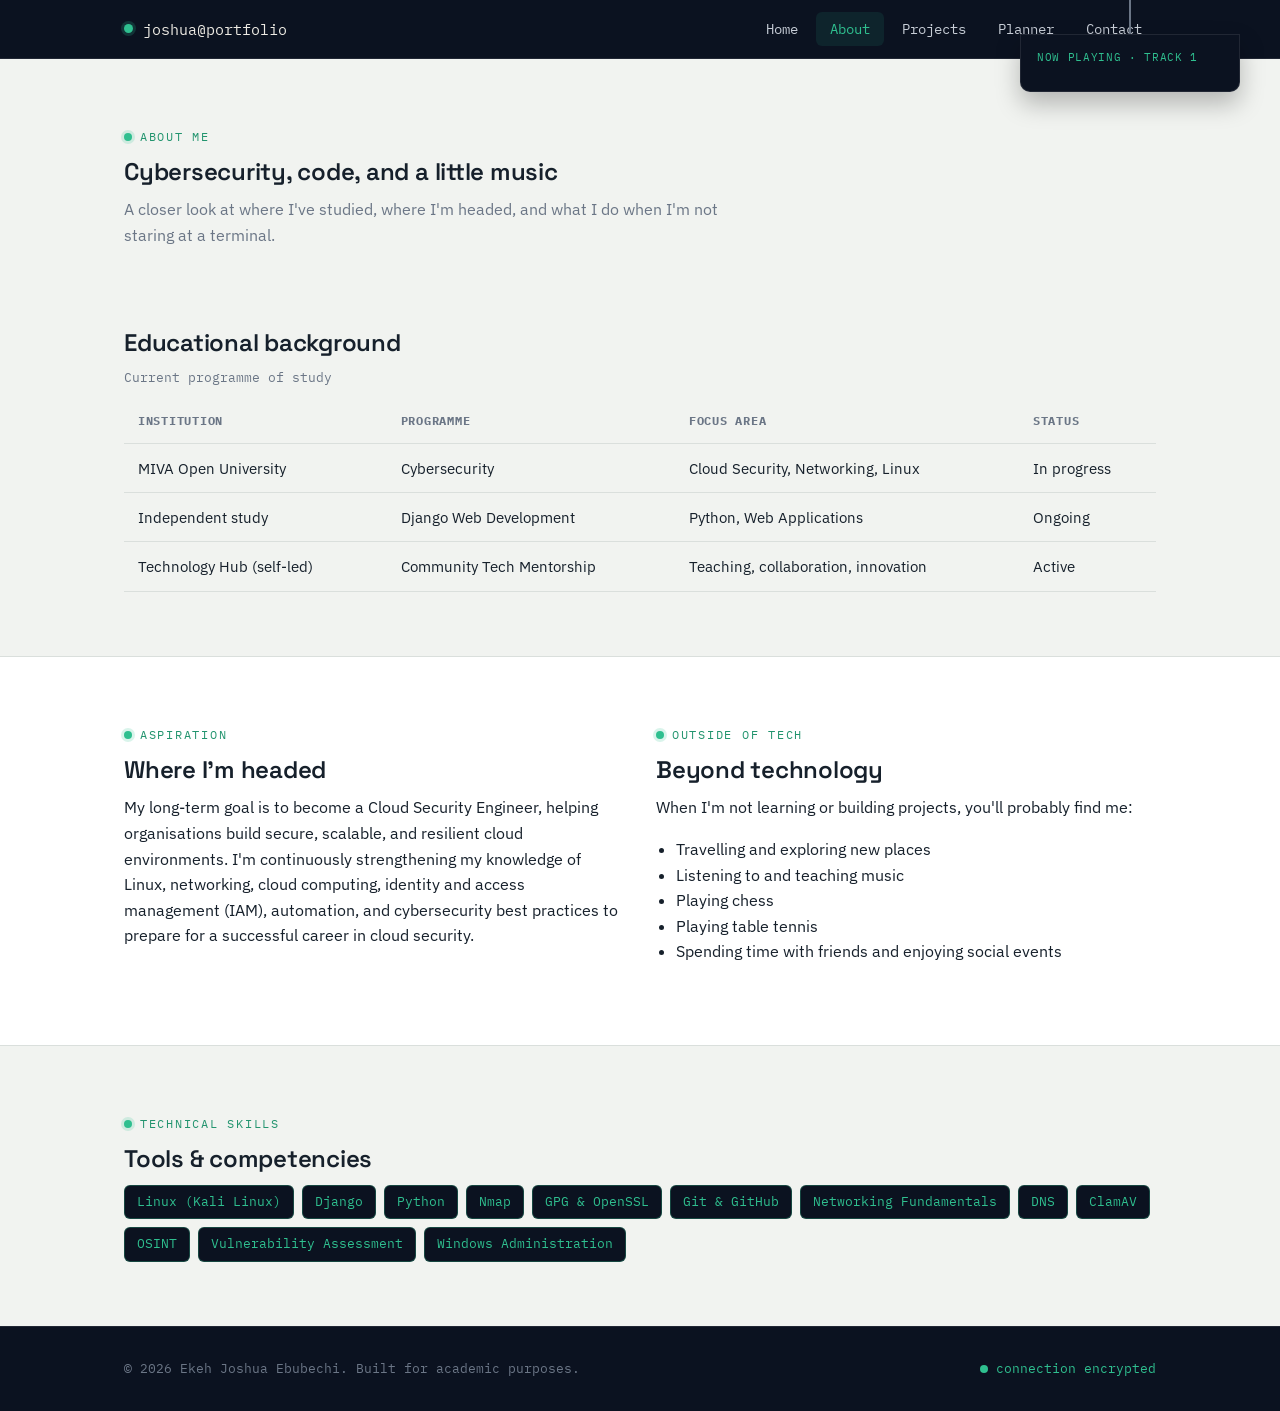
<file: about.html>
<!DOCTYPE html>
<html lang="en">
<head>
<meta charset="UTF-8">
<meta name="viewport" content="width=device-width, initial-scale=1.0">
<title>About Me — Ekeh Joshua Ebubechi</title>
<meta name="description" content="Educational background, career aspirations, technical skills and hobbies of Ekeh Joshua Ebubechi.">
<link rel="stylesheet" href="css/style.css">
</head>
<body>
<a href="#main" class="skip-link">Skip to main content</a>

<header class="site-header">
  <nav class="nav" aria-label="Primary navigation">
    <a href="index.html" class="nav-brand"><span class="dot" aria-hidden="true"></span> joshua@portfolio</a>
    <button class="nav-toggle" aria-expanded="false" aria-label="Toggle navigation menu">☰</button>
    <ul class="nav-links">
      <li><a href="index.html">Home</a></li>
      <li><a href="about.html">About</a></li>
      <li><a href="projects.html">Projects</a></li>
      <li><a href="planner.html">Planner</a></li>
      <li><a href="contact.html">Contact</a></li>
    </ul>
  </nav>
</header>

<main id="main">

  <section style="padding-bottom:0;">
    <div class="container">
      <p class="eyebrow">About me</p>
      <h1>Cybersecurity, code, and a little music</h1>
      <p style="max-width:60ch; color:var(--muted);">A closer look at where I've studied, where I'm headed, and what I do when I'm not staring at a terminal.</p>
    </div>
  </section>

  <section>
    <div class="container">
      <h2>Educational background</h2>
      <table class="data-table">
        <caption style="text-align:left; font-family:var(--mono); font-size:0.8rem; color:var(--muted); padding-bottom:10px;">Current programme of study</caption>
        <thead>
          <tr>
            <th scope="col">Institution</th>
            <th scope="col">Programme</th>
            <th scope="col">Focus area</th>
            <th scope="col">Status</th>
          </tr>
        </thead>
        <tbody>
          <tr>
            <td>MIVA Open University</td>
            <td>Cybersecurity</td>
            <td>Cloud Security, Networking, Linux</td>
            <td>In progress</td>
          </tr>
          <tr>
            <td>Independent study</td>
            <td>Django Web Development</td>
            <td>Python, Web Applications</td>
            <td>Ongoing</td>
          </tr>
          <tr>
            <td>Technology Hub (self-led)</td>
            <td>Community Tech Mentorship</td>
            <td>Teaching, collaboration, innovation</td>
            <td>Active</td>
          </tr>
        </tbody>
      </table>
    </div>
  </section>

  <section class="section-alt">
    <div class="container grid-2">
      <div>
        <p class="eyebrow">Aspiration</p>
        <h2>Where I'm headed</h2>
        <p>My long-term goal is to become a Cloud Security Engineer, helping organisations build secure, scalable, and resilient cloud environments. I'm continuously strengthening my knowledge of Linux, networking, cloud computing, identity and access management (IAM), automation, and cybersecurity best practices to prepare for a successful career in cloud security.</p>
      </div>
      <div>
        <p class="eyebrow">Outside of tech</p>
        <h2>Beyond technology</h2>
        <p>When I'm not learning or building projects, you'll probably find me:</p>
        <ul>
          <li>Travelling and exploring new places</li>
          <li>Listening to and teaching music</li>
          <li>Playing chess</li>
          <li>Playing table tennis</li>
          <li>Spending time with friends and enjoying social events</li>
        </ul>
      </div>
    </div>
  </section>

  <section>
    <div class="container">
      <p class="eyebrow">Technical skills</p>
      <h2>Tools &amp; competencies</h2>
      <ul class="tag-list">
        <li class="tag">Linux (Kali Linux)</li>
        <li class="tag">Django</li>
        <li class="tag">Python</li>
        <li class="tag">Nmap</li>
        <li class="tag">GPG &amp; OpenSSL</li>
        <li class="tag">Git &amp; GitHub</li>
        <li class="tag">Networking Fundamentals</li>
        <li class="tag">DNS</li>
        <li class="tag">ClamAV</li>
        <li class="tag">OSINT</li>
        <li class="tag">Vulnerability Assessment</li>
        <li class="tag">Windows Administration</li>
      </ul>
    </div>
  </section>
  
</div>
</div>

</main>

<footer class="site-footer">
  <div class="container footer-row">
    <span>© <span id="footer-year"></span> Ekeh Joshua Ebubechi. Built for academic purposes.</span>
    <span class="status-pill"><span class="dot"></span> connection encrypted</span>
  </div>
</footer>

<script src="js/main.js"></script>
<script src="js/player.js"></script>
</body>
<div class="floating-player" id="floating-player">
  <div class="cord"></div>
  <div class="player-card">
    <span class="player-label" id="player-track-label">Now Playing · Track 1</span>
    <audio id="bg-audio">
      <source id="bg-audio-source" src="audio/song1.mp3" type="audio/mpeg">
    </audio>
  </div>
</div>
</html>
</file>
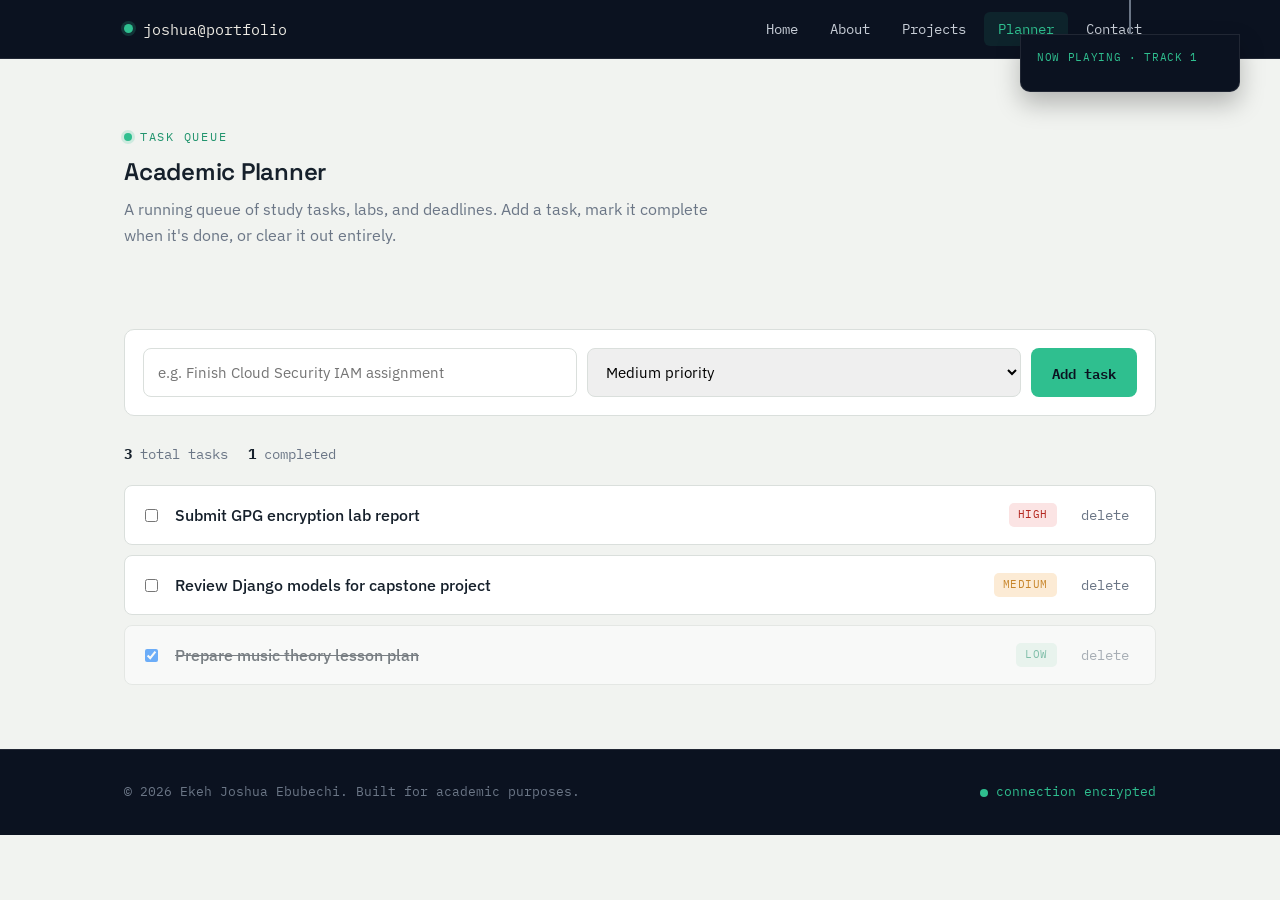
<file: planner.html>
<!DOCTYPE html>
<html lang="en">
<head>
<meta charset="UTF-8">
<meta name="viewport" content="width=device-width, initial-scale=1.0">
<title>Academic Planner — Ekeh Joshua Ebubechi</title>
<meta name="description" content="Interactive academic task planner: add, complete, and delete study tasks.">
<link rel="stylesheet" href="css/style.css">
</head>
<body>
<a href="#main" class="skip-link">Skip to main content</a>

<header class="site-header">
  <nav class="nav" aria-label="Primary navigation">
    <a href="index.html" class="nav-brand"><span class="dot" aria-hidden="true"></span> joshua@portfolio</a>
    <button class="nav-toggle" aria-expanded="false" aria-label="Toggle navigation menu">☰</button>
    <ul class="nav-links">
      <li><a href="index.html">Home</a></li>
      <li><a href="about.html">About</a></li>
      <li><a href="projects.html">Projects</a></li>
      <li><a href="planner.html">Planner</a></li>
      <li><a href="contact.html">Contact</a></li>
    </ul>
  </nav>
</header>

<main id="main">

  <section style="padding-bottom:0;">
    <div class="container">
      <p class="eyebrow">Task queue</p>
      <h1>Academic Planner</h1>
      <p style="max-width:60ch; color:var(--muted);">A running queue of study tasks, labs, and deadlines. Add a task, mark it complete when it's done, or clear it out entirely.</p>
    </div>
  </section>

  <section>
    <div class="container">

      <form id="task-form" class="planner-input-row" aria-label="Add a new task">
        <label for="task-input" class="visually-hidden" style="position:absolute; left:-9999px;">Task description</label>
        <input type="text" id="task-input" placeholder="e.g. Finish Cloud Security IAM assignment" required>

        <label for="task-priority" class="visually-hidden" style="position:absolute; left:-9999px;">Priority</label>
        <select id="task-priority">
          <option value="low">Low priority</option>
          <option value="medium" selected>Medium priority</option>
          <option value="high">High priority</option>
        </select>

        <button type="submit" class="btn btn-primary">Add task</button>
      </form>

      <div class="planner-stats">
        <span><strong id="count-total">0</strong> total tasks</span>
        <span><strong id="count-done">0</strong> completed</span>
      </div>

      <ul id="task-list" class="task-list"></ul>
      <p id="planner-empty" class="planner-empty" style="display:none;">No tasks queued. Add one above to get started.</p>

    </div>
  </section>

</main>

</div>

<footer class="site-footer">
  <div class="container footer-row">
    <span>© <span id="footer-year"></span> Ekeh Joshua Ebubechi. Built for academic purposes.</span>
    <span class="status-pill"><span class="dot"></span> connection encrypted</span>
  </div>
</footer>

<script src="js/main.js"></script>
<script src="js/planner.js"></script>
<script src="js/player.js"></script>
</body>
<div class="floating-player" id="floating-player">
  <div class="cord"></div>
  <div class="player-card">
    <span class="player-label" id="player-track-label">Now Playing · Track 1</span>
    <audio id="bg-audio">
      <source id="bg-audio-source" src="audio/song1.mp3" type="audio/mpeg">
    </audio>
  </div>
</div>
</html>
</file>
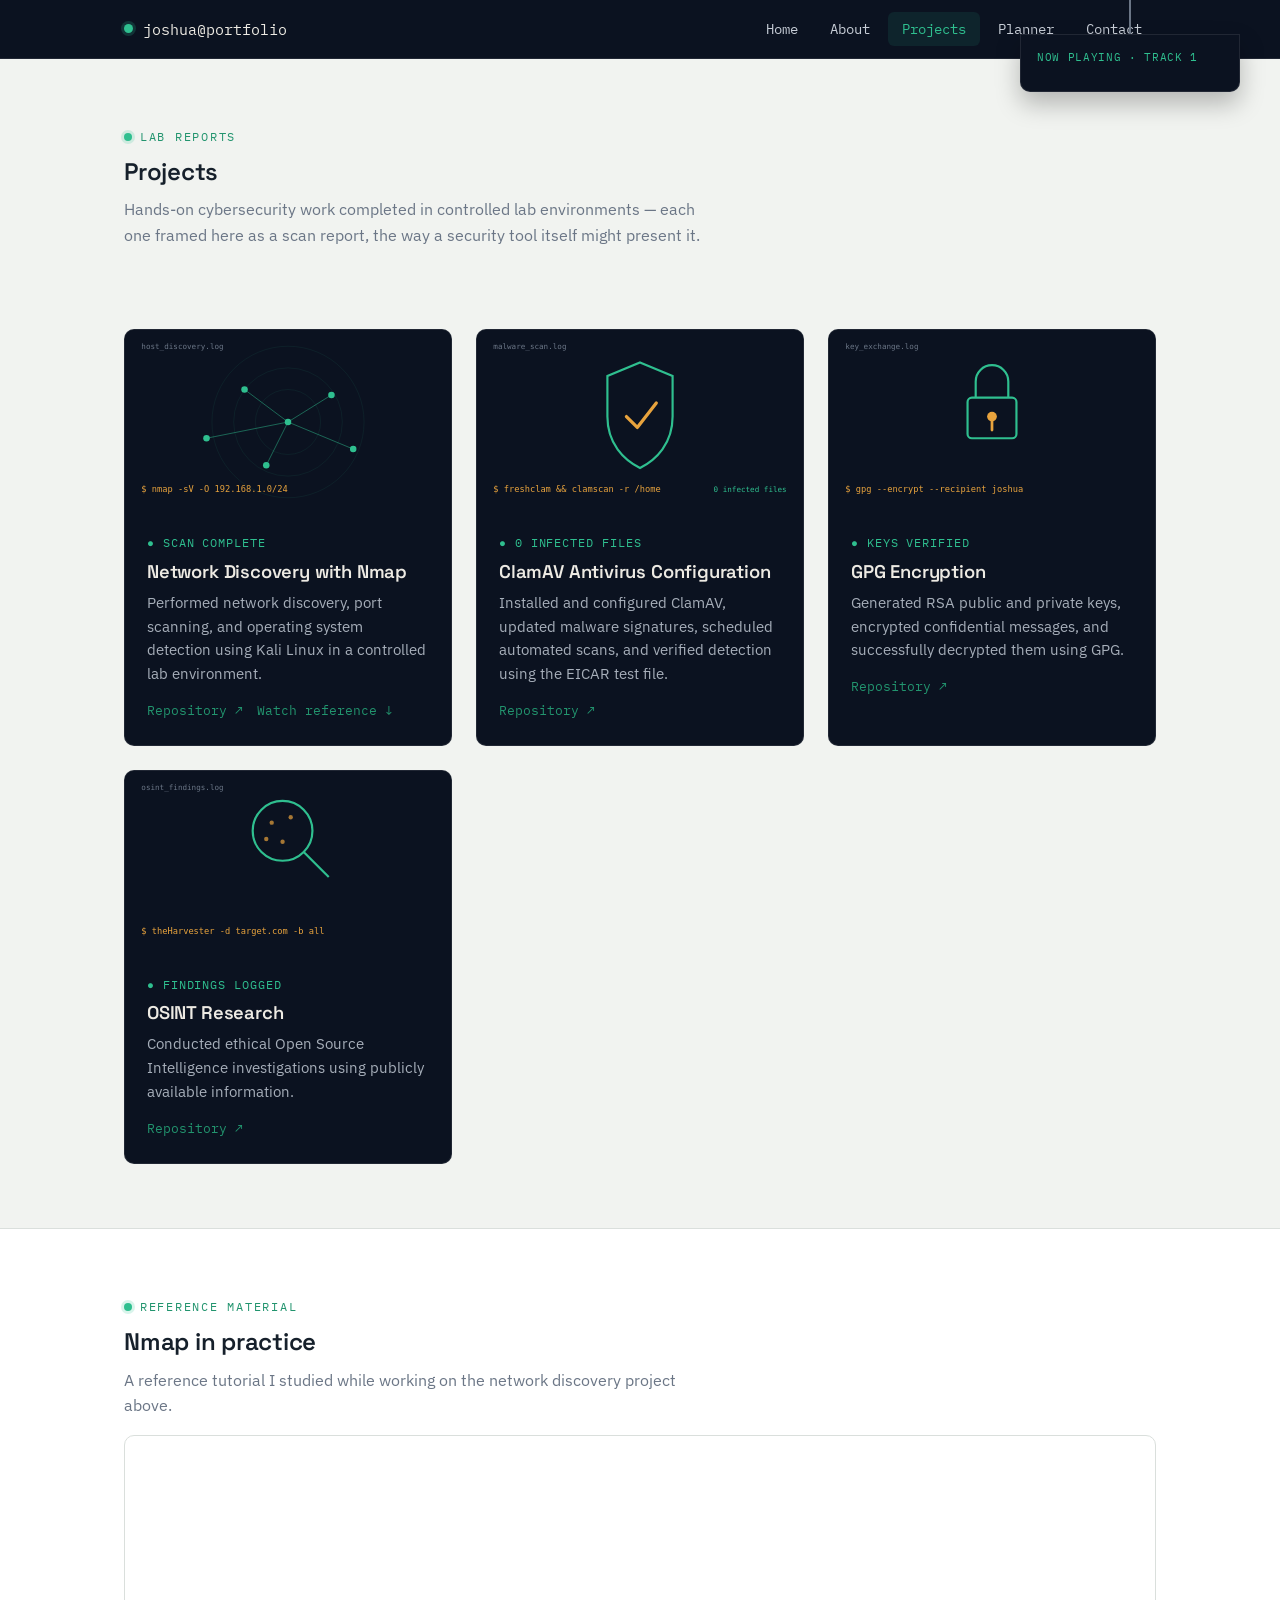
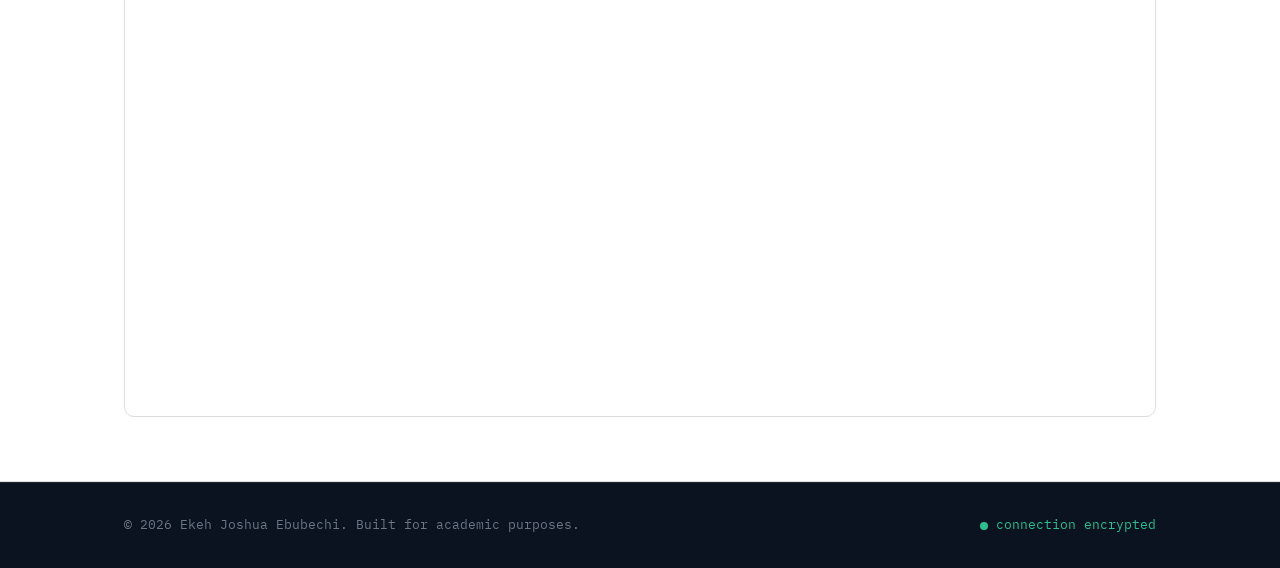
<file: projects.html>
<!DOCTYPE html>
<html lang="en">
<head>
<meta charset="UTF-8">
<meta name="viewport" content="width=device-width, initial-scale=1.0">
<title>Projects — Ekeh Joshua Ebubechi</title>
<meta name="description" content="Cybersecurity lab projects by Ekeh Joshua Ebubechi: Nmap network discovery, ClamAV antivirus configuration, GPG encryption, and OSINT research.">
<link rel="stylesheet" href="css/style.css">
</head>
<body>
<a href="#main" class="skip-link">Skip to main content</a>

<header class="site-header">
  <nav class="nav" aria-label="Primary navigation">
    <a href="index.html" class="nav-brand"><span class="dot" aria-hidden="true"></span> joshua@portfolio</a>
    <button class="nav-toggle" aria-expanded="false" aria-label="Toggle navigation menu">☰</button>
    <ul class="nav-links">
      <li><a href="index.html">Home</a></li>
      <li><a href="about.html">About</a></li>
      <li><a href="projects.html">Projects</a></li>
      <li><a href="planner.html">Planner</a></li>
      <li><a href="contact.html">Contact</a></li>
    </ul>
  </nav>
</header>

<main id="main">

  <section style="padding-bottom:0;">
    <div class="container">
      <p class="eyebrow">Lab reports</p>
      <h1>Projects</h1>
      <p style="max-width:60ch; color:var(--muted);">Hands-on cybersecurity work completed in controlled lab environments — each one framed here as a scan report, the way a security tool itself might present it.</p>
    </div>
  </section>

  <section>
    <div class="container grid-3">

      <article class="scan-card">
        <img src="images/project-nmap.svg" alt="Terminal-style graphic representing a network scan with connected nodes">
        <div class="scan-card-body">
          <span class="scan-status">● scan complete</span>
          <h3>Network Discovery with Nmap</h3>
          <p>Performed network discovery, port scanning, and operating system detection using Kali Linux in a controlled lab environment.</p>
          <div class="scan-links">
            <a href="https://github.com/" target="_blank" rel="noopener">Repository ↗</a>
            <a href="#video-demo">Watch reference ↓</a>
          </div>
        </div>
      </article>

      <article class="scan-card">
        <img src="images/project-clamav.svg" alt="Terminal-style graphic of a shield with a checkmark representing antivirus scanning">
        <div class="scan-card-body">
          <span class="scan-status">● 0 infected files</span>
          <h3>ClamAV Antivirus Configuration</h3>
          <p>Installed and configured ClamAV, updated malware signatures, scheduled automated scans, and verified detection using the EICAR test file.</p>
          <div class="scan-links">
            <a href="https://github.com/" target="_blank" rel="noopener">Repository ↗</a>
          </div>
        </div>
      </article>

      <article class="scan-card">
        <img src="images/project-gpg.svg" alt="Terminal-style graphic of a padlock representing GPG encryption">
        <div class="scan-card-body">
          <span class="scan-status">● keys verified</span>
          <h3>GPG Encryption</h3>
          <p>Generated RSA public and private keys, encrypted confidential messages, and successfully decrypted them using GPG.</p>
          <div class="scan-links">
            <a href="https://github.com/" target="_blank" rel="noopener">Repository ↗</a>
          </div>
        </div>
      </article>

      <article class="scan-card">
        <img src="images/project-osint.svg" alt="Terminal-style graphic of a magnifying glass representing OSINT research">
        <div class="scan-card-body">
          <span class="scan-status">● findings logged</span>
          <h3>OSINT Research</h3>
          <p>Conducted ethical Open Source Intelligence investigations using publicly available information.</p>
          <div class="scan-links">
            <a href="https://github.com/" target="_blank" rel="noopener">Repository ↗</a>
          </div>
        </div>
      </article>

    </div>
  </section>

</div>
</div>
</div>

  <section class="section-alt" id="video-demo">
    <div class="container">
      <p class="eyebrow">Reference material</p>
      <h2>Nmap in practice</h2>
      <p style="max-width:60ch; color:var(--muted);">A reference tutorial I studied while working on the network discovery project above.</p>
      <div class="video-wrap">
        <iframe src="https://www.youtube.com/embed/4t4kBkMsDbQ" title="Nmap Tutorial to find Network Vulnerabilities" allowfullscreen loading="lazy"></iframe>
      </div>
    </div>
  </section>

</main>

<footer class="site-footer">
  <div class="container footer-row">
    <span>© <span id="footer-year"></span> Ekeh Joshua Ebubechi. Built for academic purposes.</span>
    <span class="status-pill"><span class="dot"></span> connection encrypted</span>
  </div>
</footer>

<script src="js/main.js"></script>
<script src="js/player.js"></script>
</body>
<div class="floating-player" id="floating-player">
  <div class="cord"></div>
  <div class="player-card">
    <span class="player-label" id="player-track-label">Now Playing · Track 1</span>
    <audio id="bg-audio">
      <source id="bg-audio-source" src="audio/song1.mp3" type="audio/mpeg">
    </audio>
  </div>
</div>
</html>
</file>
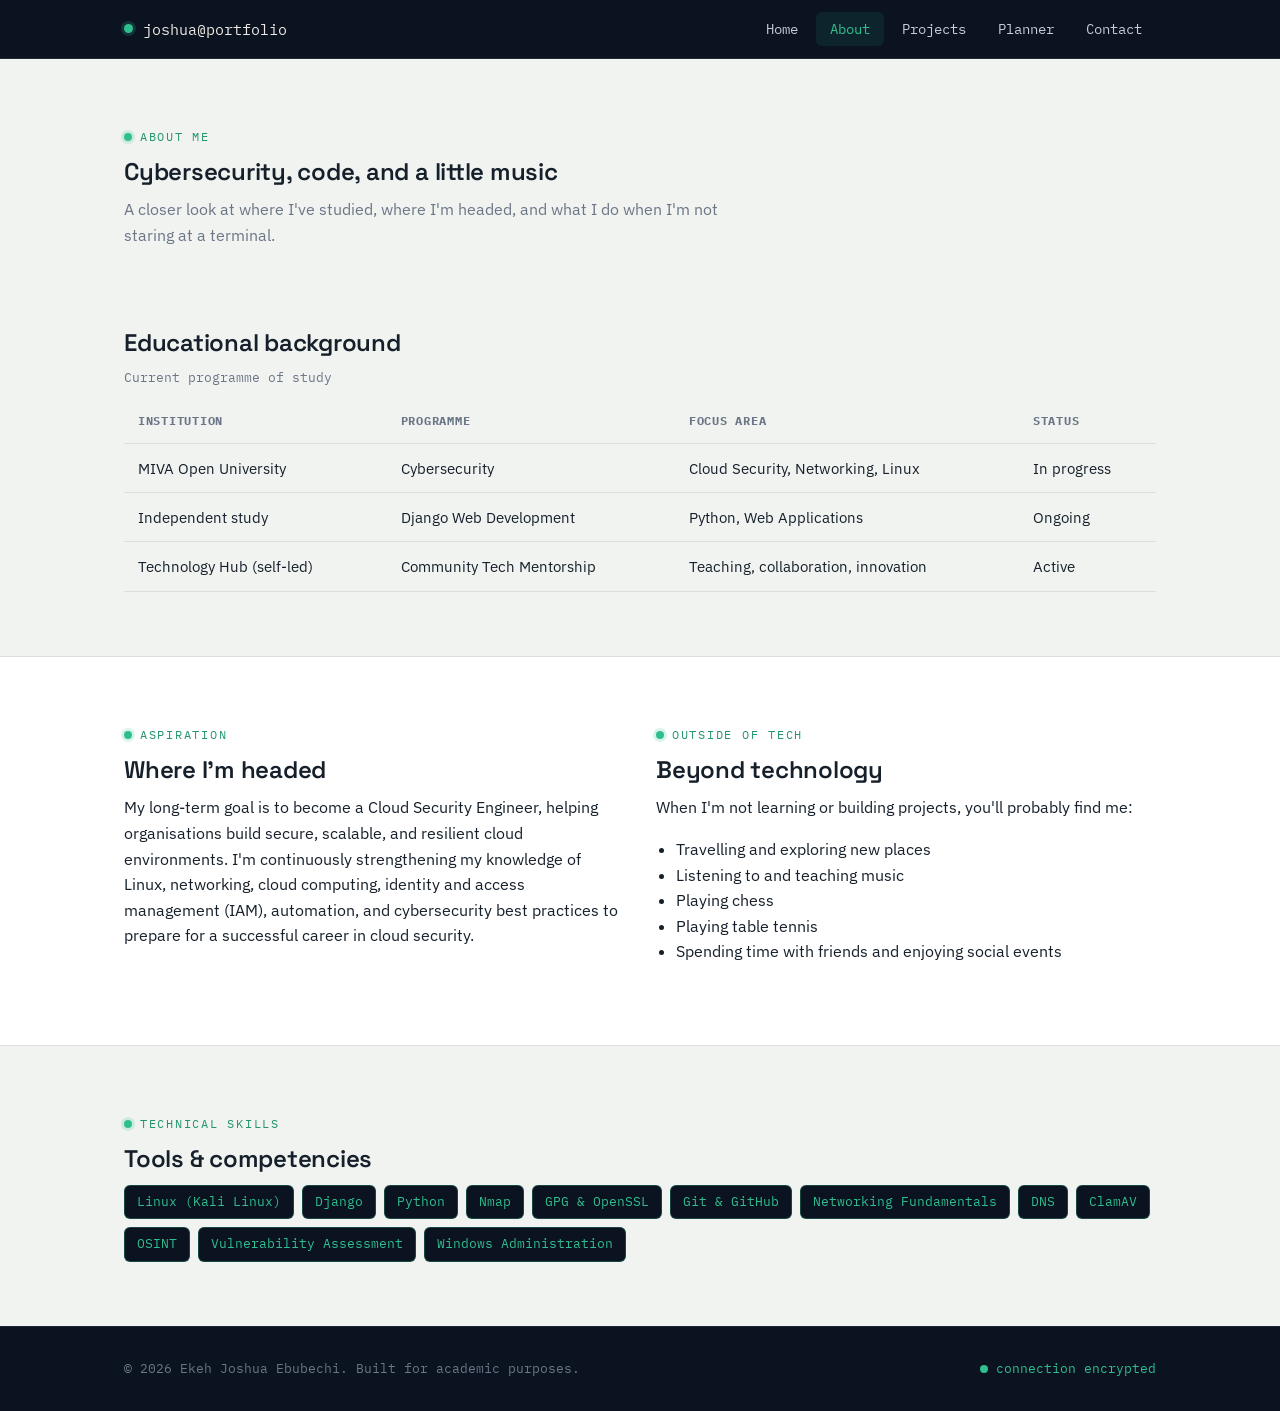
<file: portfolio/about.html>
<!DOCTYPE html>
<html lang="en">
<head>
<meta charset="UTF-8">
<meta name="viewport" content="width=device-width, initial-scale=1.0">
<title>About Me — Ekeh Joshua Ebubechi</title>
<meta name="description" content="Educational background, career aspirations, technical skills and hobbies of Ekeh Joshua Ebubechi.">
<link rel="stylesheet" href="css/style.css">
</head>
<body>
<a href="#main" class="skip-link">Skip to main content</a>

<header class="site-header">
  <nav class="nav" aria-label="Primary navigation">
    <a href="index.html" class="nav-brand"><span class="dot" aria-hidden="true"></span> joshua@portfolio</a>
    <button class="nav-toggle" aria-expanded="false" aria-label="Toggle navigation menu">☰</button>
    <ul class="nav-links">
      <li><a href="index.html">Home</a></li>
      <li><a href="about.html">About</a></li>
      <li><a href="projects.html">Projects</a></li>
      <li><a href="planner.html">Planner</a></li>
      <li><a href="contact.html">Contact</a></li>
    </ul>
  </nav>
</header>

<main id="main">

  <section style="padding-bottom:0;">
    <div class="container">
      <p class="eyebrow">About me</p>
      <h1>Cybersecurity, code, and a little music</h1>
      <p style="max-width:60ch; color:var(--muted);">A closer look at where I've studied, where I'm headed, and what I do when I'm not staring at a terminal.</p>
    </div>
  </section>

  <section>
    <div class="container">
      <h2>Educational background</h2>
      <table class="data-table">
        <caption style="text-align:left; font-family:var(--mono); font-size:0.8rem; color:var(--muted); padding-bottom:10px;">Current programme of study</caption>
        <thead>
          <tr>
            <th scope="col">Institution</th>
            <th scope="col">Programme</th>
            <th scope="col">Focus area</th>
            <th scope="col">Status</th>
          </tr>
        </thead>
        <tbody>
          <tr>
            <td>MIVA Open University</td>
            <td>Cybersecurity</td>
            <td>Cloud Security, Networking, Linux</td>
            <td>In progress</td>
          </tr>
          <tr>
            <td>Independent study</td>
            <td>Django Web Development</td>
            <td>Python, Web Applications</td>
            <td>Ongoing</td>
          </tr>
          <tr>
            <td>Technology Hub (self-led)</td>
            <td>Community Tech Mentorship</td>
            <td>Teaching, collaboration, innovation</td>
            <td>Active</td>
          </tr>
        </tbody>
      </table>
    </div>
  </section>

  <section class="section-alt">
    <div class="container grid-2">
      <div>
        <p class="eyebrow">Aspiration</p>
        <h2>Where I'm headed</h2>
        <p>My long-term goal is to become a Cloud Security Engineer, helping organisations build secure, scalable, and resilient cloud environments. I'm continuously strengthening my knowledge of Linux, networking, cloud computing, identity and access management (IAM), automation, and cybersecurity best practices to prepare for a successful career in cloud security.</p>
      </div>
      <div>
        <p class="eyebrow">Outside of tech</p>
        <h2>Beyond technology</h2>
        <p>When I'm not learning or building projects, you'll probably find me:</p>
        <ul>
          <li>Travelling and exploring new places</li>
          <li>Listening to and teaching music</li>
          <li>Playing chess</li>
          <li>Playing table tennis</li>
          <li>Spending time with friends and enjoying social events</li>
        </ul>
      </div>
    </div>
  </section>

  <section>
    <div class="container">
      <p class="eyebrow">Technical skills</p>
      <h2>Tools &amp; competencies</h2>
      <ul class="tag-list">
        <li class="tag">Linux (Kali Linux)</li>
        <li class="tag">Django</li>
        <li class="tag">Python</li>
        <li class="tag">Nmap</li>
        <li class="tag">GPG &amp; OpenSSL</li>
        <li class="tag">Git &amp; GitHub</li>
        <li class="tag">Networking Fundamentals</li>
        <li class="tag">DNS</li>
        <li class="tag">ClamAV</li>
        <li class="tag">OSINT</li>
        <li class="tag">Vulnerability Assessment</li>
        <li class="tag">Windows Administration</li>
      </ul>
    </div>
  </section>

</main>

<footer class="site-footer">
  <div class="container footer-row">
    <span>© <span id="footer-year"></span> Ekeh Joshua Ebubechi. Built for academic purposes.</span>
    <span class="status-pill"><span class="dot"></span> connection encrypted</span>
  </div>
</footer>

<script src="js/main.js"></script>
</body>
</html>
</file>
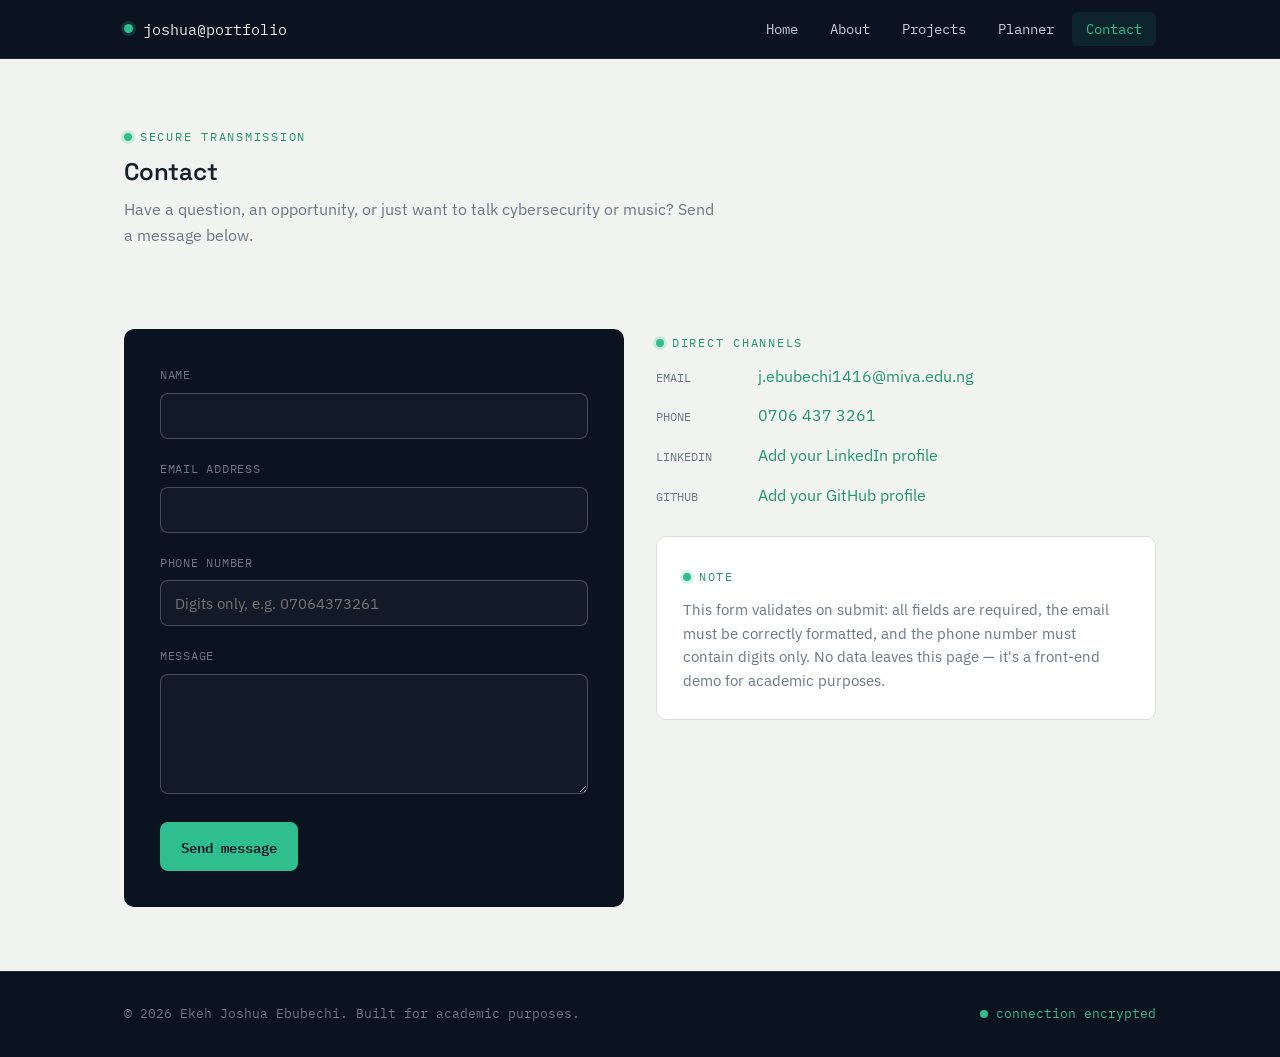
<file: portfolio/contact.html>
<!DOCTYPE html>
<html lang="en">
<head>
<meta charset="UTF-8">
<meta name="viewport" content="width=device-width, initial-scale=1.0">
<title>Contact — Ekeh Joshua Ebubechi</title>
<meta name="description" content="Get in touch with Ekeh Joshua Ebubechi — cybersecurity student, Django developer, and music instructor.">
<link rel="stylesheet" href="css/style.css">
</head>
<body>
<a href="#main" class="skip-link">Skip to main content</a>

<header class="site-header">
  <nav class="nav" aria-label="Primary navigation">
    <a href="index.html" class="nav-brand"><span class="dot" aria-hidden="true"></span> joshua@portfolio</a>
    <button class="nav-toggle" aria-expanded="false" aria-label="Toggle navigation menu">☰</button>
    <ul class="nav-links">
      <li><a href="index.html">Home</a></li>
      <li><a href="about.html">About</a></li>
      <li><a href="projects.html">Projects</a></li>
      <li><a href="planner.html">Planner</a></li>
      <li><a href="contact.html">Contact</a></li>
    </ul>
  </nav>
</header>

<main id="main">

  <section style="padding-bottom:0;">
    <div class="container">
      <p class="eyebrow">Secure transmission</p>
      <h1>Contact</h1>
      <p style="max-width:60ch; color:var(--muted);">Have a question, an opportunity, or just want to talk cybersecurity or music? Send a message below.</p>
    </div>
  </section>

  <section>
    <div class="container grid-2">

      <div class="form-panel">
        <form id="contact-form" novalidate>
          <div class="field">
            <label for="field-name">Name</label>
            <input type="text" id="field-name" name="name" autocomplete="name">
            <span class="field-error"></span>
          </div>

          <div class="field">
            <label for="field-email">Email address</label>
            <input type="email" id="field-email" name="email" autocomplete="email">
            <span class="field-error"></span>
          </div>

          <div class="field">
            <label for="field-phone">Phone number</label>
            <input type="tel" id="field-phone" name="phone" autocomplete="tel" placeholder="Digits only, e.g. 07064373261">
            <span class="field-error"></span>
          </div>

          <div class="field">
            <label for="field-message">Message</label>
            <textarea id="field-message" name="message"></textarea>
            <span class="field-error"></span>
          </div>

          <button type="submit" class="btn btn-primary">Send message</button>
          <div id="form-status" class="form-status" role="status" aria-live="polite"></div>
        </form>
      </div>

      <div>
        <p class="eyebrow">Direct channels</p>
        <ul class="contact-info-list">
          <li><span class="label">Email</span> <a href="mailto:j.ebubechi1416@miva.edu.ng">j.ebubechi1416@miva.edu.ng</a></li>
          <li><span class="label">Phone</span> <a href="tel:07064373261">0706 437 3261</a></li>
          <li><span class="label">LinkedIn</span> <a href="#">Add your LinkedIn profile</a></li>
          <li><span class="label">GitHub</span> <a href="#">Add your GitHub profile</a></li>
        </ul>

        <div class="card" style="margin-top:28px;">
          <p class="eyebrow">Note</p>
          <p style="margin:0; color:var(--muted); font-size:0.92rem;">This form validates on submit: all fields are required, the email must be correctly formatted, and the phone number must contain digits only. No data leaves this page — it's a front-end demo for academic purposes.</p>
        </div>
      </div>

    </div>
  </section>

</main>

<footer class="site-footer">
  <div class="container footer-row">
    <span>© <span id="footer-year"></span> Ekeh Joshua Ebubechi. Built for academic purposes.</span>
    <span class="status-pill"><span class="dot"></span> connection encrypted</span>
  </div>
</footer>

<script src="js/main.js"></script>
<script src="js/contact.js"></script>
</body>

</html>
</file>
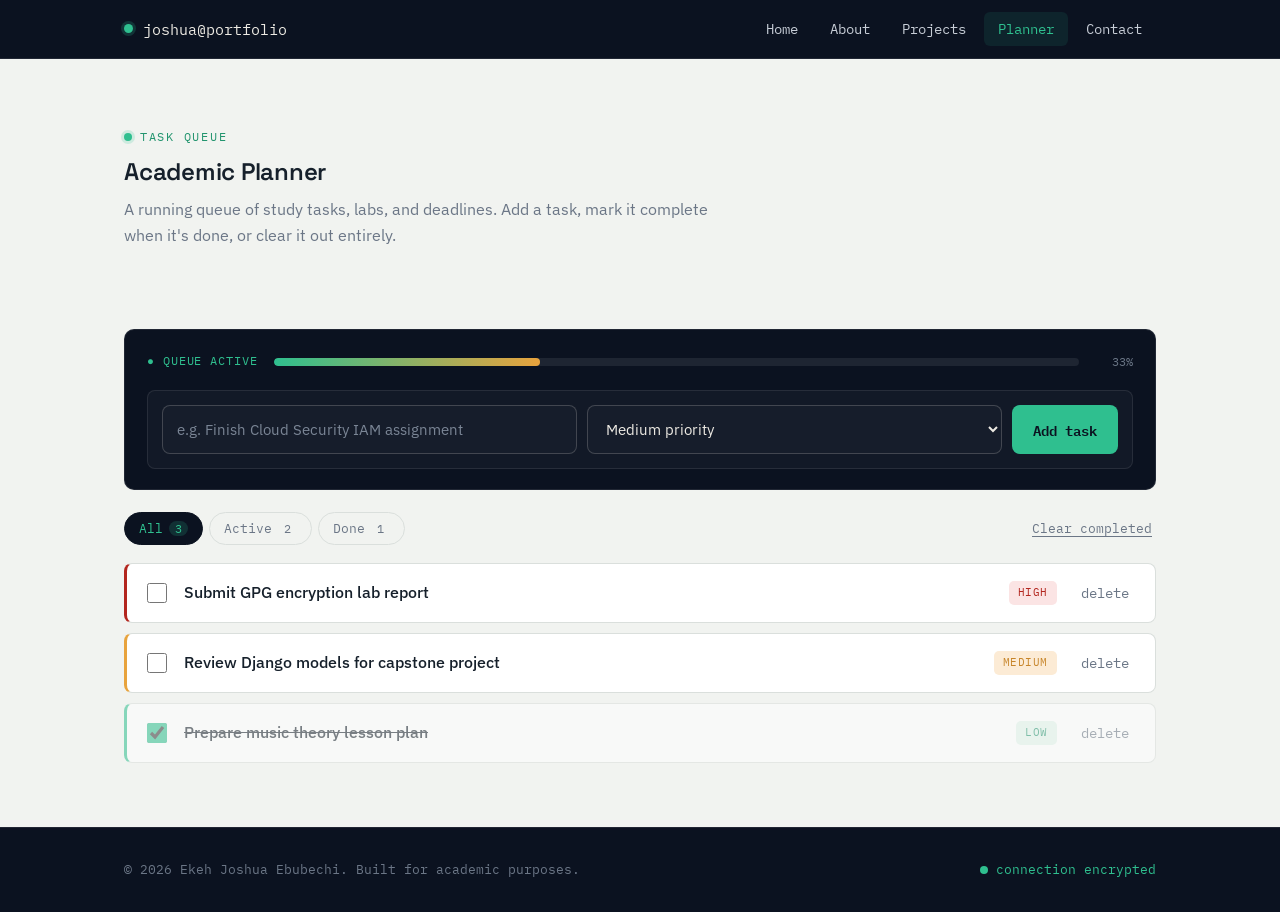
<file: portfolio/planner.html>
<!DOCTYPE html>
<html lang="en">
<head>
<meta charset="UTF-8">
<meta name="viewport" content="width=device-width, initial-scale=1.0">
<title>Academic Planner — Ekeh Joshua Ebubechi</title>
<meta name="description" content="Interactive academic task planner: add, complete, and delete study tasks.">
<link rel="stylesheet" href="css/style.css">
</head>
<body>
<a href="#main" class="skip-link">Skip to main content</a>

<header class="site-header">
  <nav class="nav" aria-label="Primary navigation">
    <a href="index.html" class="nav-brand"><span class="dot" aria-hidden="true"></span> joshua@portfolio</a>
    <button class="nav-toggle" aria-expanded="false" aria-label="Toggle navigation menu">☰</button>
    <ul class="nav-links">
      <li><a href="index.html">Home</a></li>
      <li><a href="about.html">About</a></li>
      <li><a href="projects.html">Projects</a></li>
      <li><a href="planner.html">Planner</a></li>
      <li><a href="contact.html">Contact</a></li>
    </ul>
  </nav>
</header>

<main id="main">

  <section style="padding-bottom:0;">
    <div class="container">
      <p class="eyebrow">Task queue</p>
      <h1>Academic Planner</h1>
      <p style="max-width:60ch; color:var(--muted);">A running queue of study tasks, labs, and deadlines. Add a task, mark it complete when it's done, or clear it out entirely.</p>
    </div>
  </section>

  <section>
    <div class="container">

      <div class="planner-panel">
        <div class="planner-panel-header">
          <span class="scan-status">● queue active</span>
          <div class="progress-track" role="progressbar" aria-label="Tasks completed" aria-valuemin="0" aria-valuemax="100" id="progress-track">
            <div class="progress-fill" id="progress-fill"></div>
          </div>
          <span class="progress-label" id="progress-label">0%</span>
        </div>

        <form id="task-form" class="planner-input-row" aria-label="Add a new task">
          <label for="task-input" class="visually-hidden" style="position:absolute; left:-9999px;">Task description</label>
          <input type="text" id="task-input" placeholder="e.g. Finish Cloud Security IAM assignment" required>

          <label for="task-priority" class="visually-hidden" style="position:absolute; left:-9999px;">Priority</label>
          <select id="task-priority">
            <option value="low">Low priority</option>
            <option value="medium" selected>Medium priority</option>
            <option value="high">High priority</option>
          </select>

          <button type="submit" class="btn btn-primary">Add task</button>
        </form>
      </div>

      <div class="planner-toolbar">
        <div class="filter-tabs" role="tablist" aria-label="Filter tasks">
          <button type="button" class="filter-tab active" data-filter="all" role="tab" aria-selected="true">All <span id="tab-count-all">0</span></button>
          <button type="button" class="filter-tab" data-filter="active" role="tab" aria-selected="false">Active <span id="tab-count-active">0</span></button>
          <button type="button" class="filter-tab" data-filter="done" role="tab" aria-selected="false">Done <span id="tab-count-done">0</span></button>
        </div>
        <button type="button" id="clear-done-btn" class="btn-text">Clear completed</button>
      </div>

      <ul id="task-list" class="task-list"></ul>
      <p id="planner-empty" class="planner-empty" style="display:none;">No tasks queued. Add one above to get started.</p>

    </div>
  </section>

</main>

<footer class="site-footer">
  <div class="container footer-row">
    <span>© <span id="footer-year"></span> Ekeh Joshua Ebubechi. Built for academic purposes.</span>
    <span class="status-pill"><span class="dot"></span> connection encrypted</span>
  </div>
</footer>

<script src="js/main.js"></script>
<script src="js/planner.js"></script>
</body>
</html>
</file>
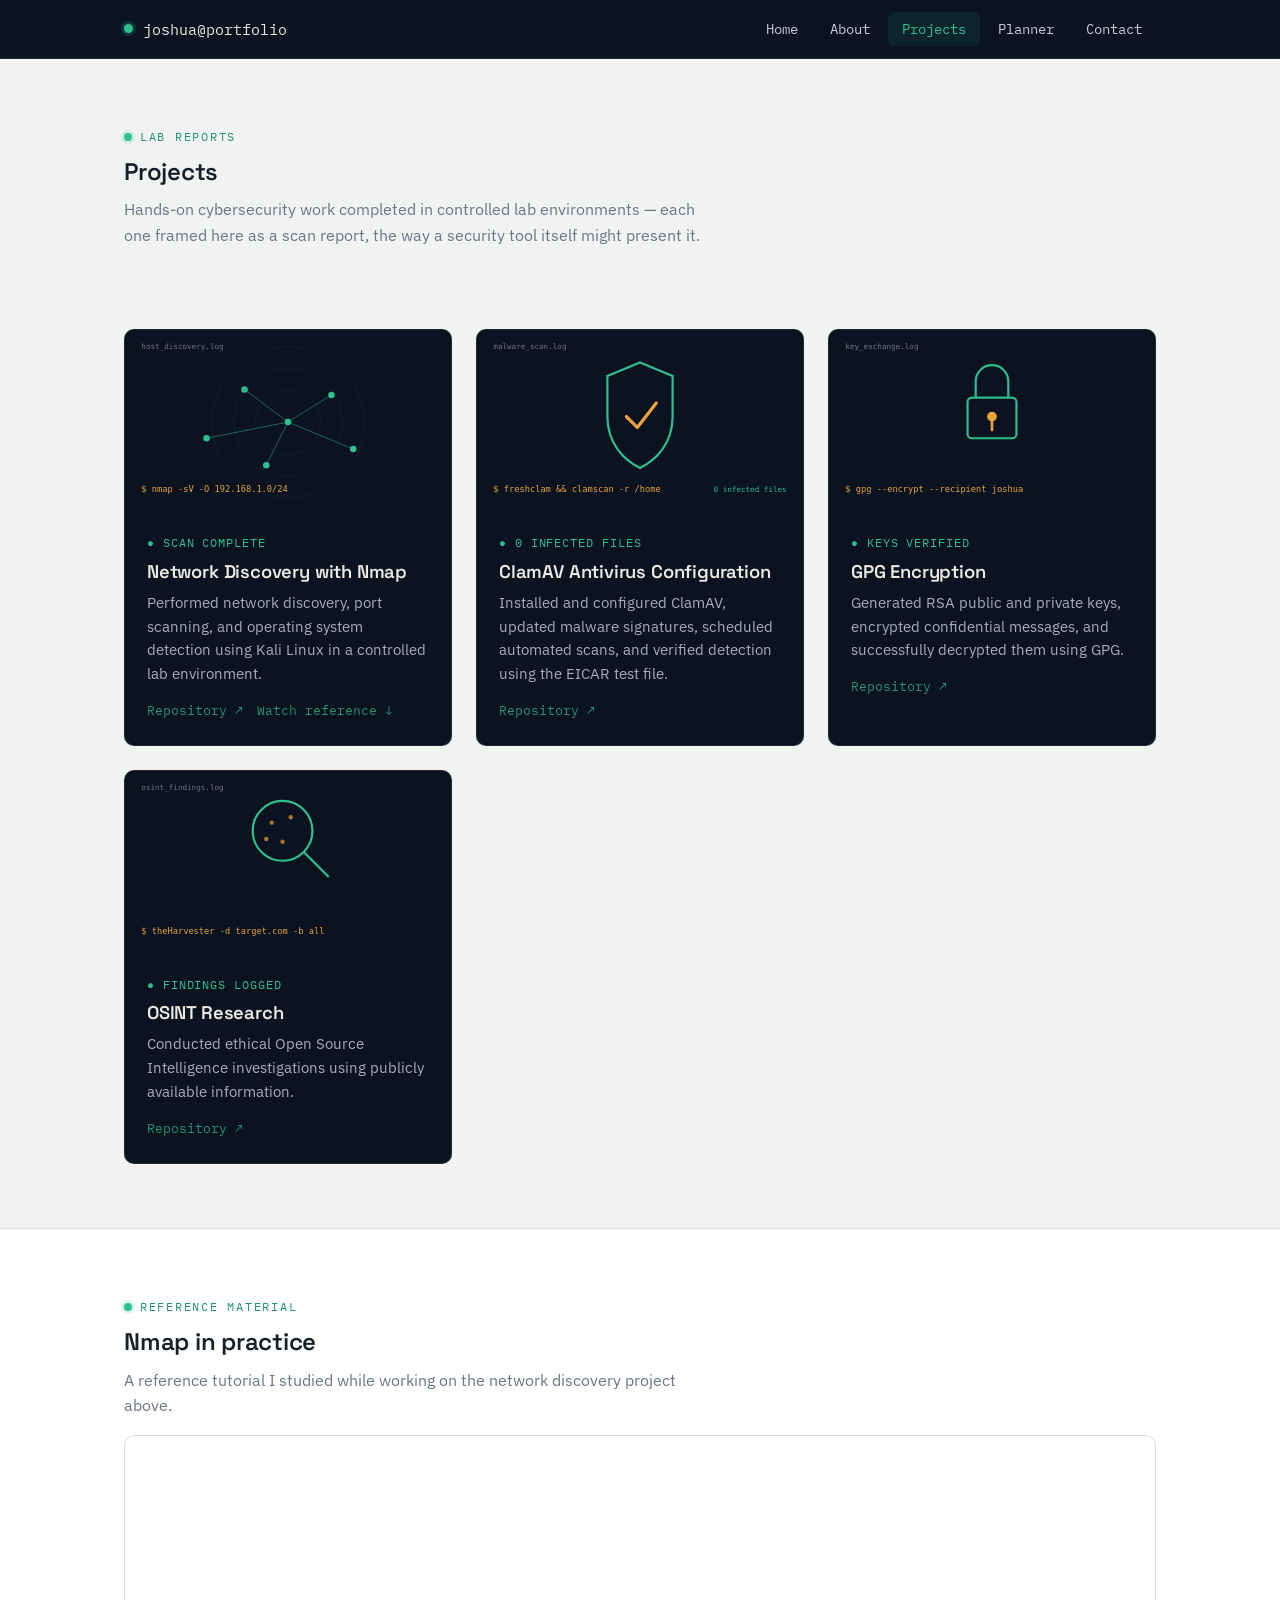
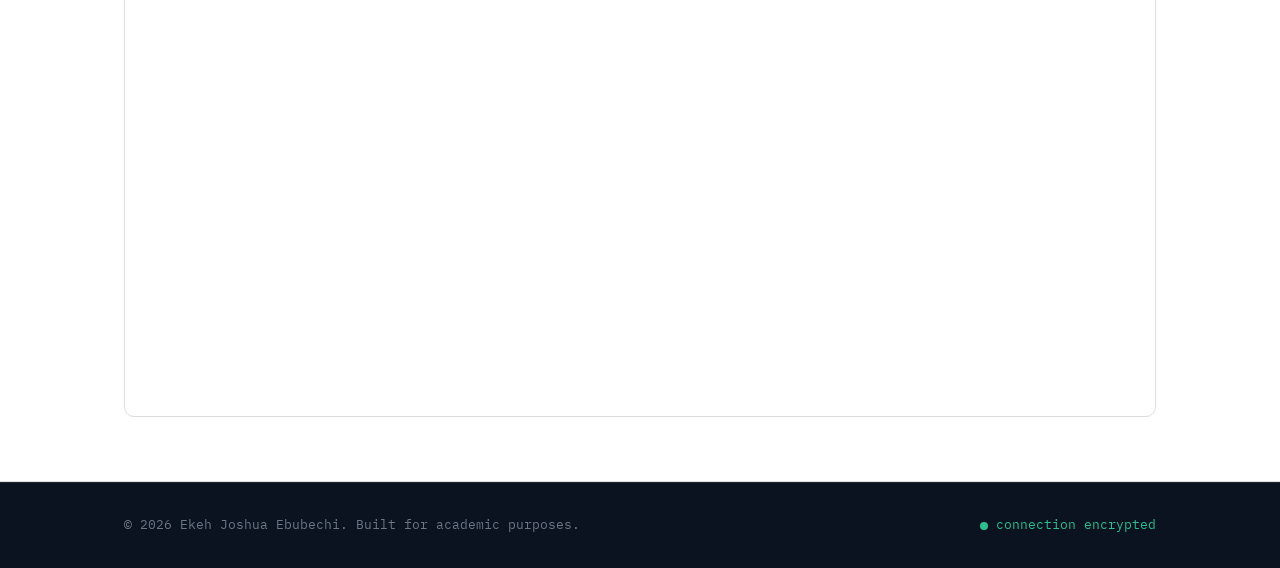
<file: portfolio/projects.html>
<!DOCTYPE html>
<html lang="en">
<head>
<meta charset="UTF-8">
<meta name="viewport" content="width=device-width, initial-scale=1.0">
<title>Projects — Ekeh Joshua Ebubechi</title>
<meta name="description" content="Cybersecurity lab projects by Ekeh Joshua Ebubechi: Nmap network discovery, ClamAV antivirus configuration, GPG encryption, and OSINT research.">
<link rel="stylesheet" href="css/style.css">
</head>
<body>
<a href="#main" class="skip-link">Skip to main content</a>

<header class="site-header">
  <nav class="nav" aria-label="Primary navigation">
    <a href="index.html" class="nav-brand"><span class="dot" aria-hidden="true"></span> joshua@portfolio</a>
    <button class="nav-toggle" aria-expanded="false" aria-label="Toggle navigation menu">☰</button>
    <ul class="nav-links">
      <li><a href="index.html">Home</a></li>
      <li><a href="about.html">About</a></li>
      <li><a href="projects.html">Projects</a></li>
      <li><a href="planner.html">Planner</a></li>
      <li><a href="contact.html">Contact</a></li>
    </ul>
  </nav>
</header>

<main id="main">

  <section style="padding-bottom:0;">
    <div class="container">
      <p class="eyebrow">Lab reports</p>
      <h1>Projects</h1>
      <p style="max-width:60ch; color:var(--muted);">Hands-on cybersecurity work completed in controlled lab environments — each one framed here as a scan report, the way a security tool itself might present it.</p>
    </div>
  </section>

  <section>
    <div class="container grid-3">

      <article class="scan-card">
        <img src="images/project-nmap.svg" alt="Terminal-style graphic representing a network scan with connected nodes">
        <div class="scan-card-body">
          <span class="scan-status">● scan complete</span>
          <h3>Network Discovery with Nmap</h3>
          <p>Performed network discovery, port scanning, and operating system detection using Kali Linux in a controlled lab environment.</p>
          <div class="scan-links">
            <a href="https://github.com/" target="_blank" rel="noopener">Repository ↗</a>
            <a href="#video-demo">Watch reference ↓</a>
          </div>
        </div>
      </article>

      <article class="scan-card">
        <img src="images/project-clamav.svg" alt="Terminal-style graphic of a shield with a checkmark representing antivirus scanning">
        <div class="scan-card-body">
          <span class="scan-status">● 0 infected files</span>
          <h3>ClamAV Antivirus Configuration</h3>
          <p>Installed and configured ClamAV, updated malware signatures, scheduled automated scans, and verified detection using the EICAR test file.</p>
          <div class="scan-links">
            <a href="https://github.com/" target="_blank" rel="noopener">Repository ↗</a>
          </div>
        </div>
      </article>

      <article class="scan-card">
        <img src="images/project-gpg.svg" alt="Terminal-style graphic of a padlock representing GPG encryption">
        <div class="scan-card-body">
          <span class="scan-status">● keys verified</span>
          <h3>GPG Encryption</h3>
          <p>Generated RSA public and private keys, encrypted confidential messages, and successfully decrypted them using GPG.</p>
          <div class="scan-links">
            <a href="https://github.com/" target="_blank" rel="noopener">Repository ↗</a>
          </div>
        </div>
      </article>

      <article class="scan-card">
        <img src="images/project-osint.svg" alt="Terminal-style graphic of a magnifying glass representing OSINT research">
        <div class="scan-card-body">
          <span class="scan-status">● findings logged</span>
          <h3>OSINT Research</h3>
          <p>Conducted ethical Open Source Intelligence investigations using publicly available information.</p>
          <div class="scan-links">
            <a href="https://github.com/" target="_blank" rel="noopener">Repository ↗</a>
          </div>
        </div>
      </article>

    </div>
  </section>

  <section class="section-alt" id="video-demo">
    <div class="container">
      <p class="eyebrow">Reference material</p>
      <h2>Nmap in practice</h2>
      <p style="max-width:60ch; color:var(--muted);">A reference tutorial I studied while working on the network discovery project above.</p>
      <div class="video-wrap">
        <iframe src="https://www.youtube.com/embed/4t4kBkMsDbQ" title="Nmap Tutorial to find Network Vulnerabilities" allowfullscreen loading="lazy"></iframe>
      </div>
    </div>
  </section>

</main>

<footer class="site-footer">
  <div class="container footer-row">
    <span>© <span id="footer-year"></span> Ekeh Joshua Ebubechi. Built for academic purposes.</span>
    <span class="status-pill"><span class="dot"></span> connection encrypted</span>
  </div>
</footer>

<script src="js/main.js"></script>
</body>
</html>
</file>
<file: css/style.css>
/* ==========================================================================
   Ekeh Joshua Ebubechi — Academic Portfolio
   Design system: "Secure Session" — terminal / access-control aesthetic
   ========================================================================== */

@import url('https://fonts.googleapis.com/css2?family=Space+Grotesk:wght@400;500;600;700&family=IBM+Plex+Sans:wght@400;500;600&family=IBM+Plex+Mono:wght@400;500;600&display=swap');

:root{
  --ink:        #0B1220;   /* deep navy - nav / dark panels */
  --ink-2:      #141F2E;   /* slightly lighter navy */
  --paper:      #F1F3F0;   /* cool off-white page background */
  --panel:      #FFFFFF;   /* card surfaces */
  --text:       #16202B;   /* primary text on paper */
  --muted:      #6B7686;   /* secondary text */
  --line:       #DADFDC;   /* hairline borders on paper */
  --line-dark:  rgba(255,255,255,0.09);
  --signal:     #2FBF8F;   /* teal-green accent - "verified/secure" */
  --signal-dim: #22946E;
  --alert:      #E8A33D;   /* amber accent - "attention/creative" */
  --alert-dim:  #C7852A;

  --display: 'Space Grotesk', sans-serif;
  --body:    'IBM Plex Sans', sans-serif;
  --mono:    'IBM Plex Mono', monospace;

  --radius: 10px;
  --max: 1080px;
}

*{ box-sizing: border-box; }
html{ scroll-behavior: smooth; }

body{
  margin: 0;
  background: var(--paper);
  color: var(--text);
  font-family: var(--body);
  line-height: 1.6;
  -webkit-font-smoothing: antialiased;
}

h1,h2,h3,h4{
  font-family: var(--display);
  margin: 0 0 0.5em 0;
  line-height: 1.15;
  font-weight: 600;
  letter-spacing: -0.01em;
}

p{ margin: 0 0 1em 0; }

a{ color: var(--signal-dim); text-decoration: none; }
a:hover{ text-decoration: underline; }

img{ max-width: 100%; display: block; }

ul, ol{ padding-left: 1.25em; }

.container{
  max-width: var(--max);
  margin: 0 auto;
  padding: 0 24px;
}

.eyebrow{
  font-family: var(--mono);
  font-size: 0.78rem;
  letter-spacing: 0.14em;
  text-transform: uppercase;
  color: var(--signal-dim);
  display: inline-flex;
  align-items: center;
  gap: 8px;
  margin-bottom: 0.9em;
}
.eyebrow::before{
  content: "";
  width: 8px; height: 8px;
  border-radius: 50%;
  background: var(--signal);
  box-shadow: 0 0 0 3px rgba(47,191,143,0.18);
}

/* Skip link */
.skip-link{
  position: absolute; left: -999px; top: 0;
  background: var(--signal); color: var(--ink); padding: 10px 16px;
  z-index: 999; border-radius: 0 0 8px 0;
}
.skip-link:focus{ left: 0; }

:focus-visible{
  outline: 3px solid var(--alert);
  outline-offset: 2px;
}

/* ---------------- Header / Nav ---------------- */
.site-header{
  background: var(--ink);
  color: #EDEAE3;
  position: sticky; top: 0; z-index: 50;
  border-bottom: 1px solid var(--line-dark);
}
.nav{
  display: flex;
  align-items: center;
  justify-content: space-between;
  padding: 16px 24px;
  max-width: var(--max);
  margin: 0 auto;
}
.nav-brand{
  font-family: var(--mono);
  font-size: 0.95rem;
  color: #EDEAE3;
  display: flex;
  align-items: center;
  gap: 10px;
}
.nav-brand .dot{
  width: 9px; height: 9px; border-radius: 50%;
  background: var(--signal);
  box-shadow: 0 0 0 3px rgba(47,191,143,0.2);
  flex-shrink: 0;
}
.nav-links{
  display: flex;
  gap: 4px;
  list-style: none;
  margin: 0; padding: 0;
}
.nav-links a{
  color: #C7CDD6;
  font-family: var(--mono);
  font-size: 0.85rem;
  padding: 8px 14px;
  border-radius: 6px;
  transition: color 0.15s ease, background 0.15s ease;
}
.nav-links a:hover{ color: #fff; background: var(--line-dark); text-decoration: none; }
.nav-links a.active{ color: var(--signal); background: rgba(47,191,143,0.1); }

.nav-toggle{
  display: none;
  background: none; border: 1px solid var(--line-dark);
  color: #EDEAE3; border-radius: 6px;
  padding: 8px 10px; font-size: 1rem; cursor: pointer;
}

@media (max-width: 760px){
  .nav-toggle{ display: inline-flex; }
  .nav-links{
    position: absolute; top: 100%; left: 0; right: 0;
    background: var(--ink);
    flex-direction: column;
    padding: 8px 16px 16px;
    display: none;
    border-bottom: 1px solid var(--line-dark);
  }
  .nav-links.open{ display: flex; }
  .nav-links a{ padding: 12px 10px; }
}

/* ---------------- Hero (terminal boot) ---------------- */
.hero{
  background: var(--ink);
  color: #EDEAE3;
  padding: 64px 0 76px;
  position: relative;
  overflow: hidden;
}
.hero::before{
  content: "";
  position: absolute; inset: 0;
  background-image: repeating-linear-gradient(180deg, transparent 0 38px, rgba(47,191,143,0.05) 39px 40px);
  pointer-events: none;
}
.hero-grid{
  display: grid;
  grid-template-columns: 1.15fr 0.85fr;
  gap: 48px;
  align-items: center;
  position: relative;
}
@media (max-width: 800px){
  .hero-grid{ grid-template-columns: 1fr; }
}
.terminal{
  background: var(--ink-2);
  border: 1px solid var(--line-dark);
  border-radius: var(--radius);
  overflow: hidden;
  box-shadow: 0 20px 50px rgba(0,0,0,0.35);
}
.terminal-bar{
  display: flex; gap: 6px;
  padding: 10px 14px;
  background: rgba(255,255,255,0.03);
  border-bottom: 1px solid var(--line-dark);
}
.terminal-bar span{
  width: 10px; height: 10px; border-radius: 50%;
  background: #3a4658;
}
.terminal-body{
  padding: 22px 24px 26px;
  font-family: var(--mono);
  font-size: 0.95rem;
  min-height: 190px;
}
.terminal-body .prompt{ color: var(--signal); }
.terminal-line{ color: #C7CDD6; margin-bottom: 6px; white-space: pre-wrap; }
.terminal-line .out{ color: var(--alert); }
.caret{
  display: inline-block;
  width: 8px; height: 1.1em;
  background: var(--signal);
  vertical-align: text-bottom;
  animation: blink 1s steps(1) infinite;
}
@keyframes blink{ 50%{ opacity: 0; } }

.hero-photo-wrap{ text-align: center; }
.badge{
  width: 240px;
  margin: 0 auto;
  border-radius: 16px;
  overflow: hidden;
  border: 1px solid var(--line-dark);
  box-shadow: 0 20px 45px rgba(0,0,0,0.4);
}
.badge img{ width: 100%; }
.badge-caption{
  font-family: var(--mono);
  font-size: 0.75rem;
  color: var(--muted);
  margin-top: 14px;
  letter-spacing: 0.05em;
}

/* ---------------- Buttons ---------------- */
.btn{
  display: inline-flex;
  align-items: center;
  gap: 8px;
  font-family: var(--mono);
  font-size: 0.85rem;
  padding: 12px 20px;
  border-radius: 8px;
  border: 1px solid transparent;
  cursor: pointer;
  transition: transform 0.12s ease, box-shadow 0.12s ease;
}
.btn:hover{ text-decoration: none; transform: translateY(-1px); }
.btn-primary{
  background: var(--signal);
  color: var(--ink);
  font-weight: 600;
}
.btn-primary:hover{ box-shadow: 0 8px 20px rgba(47,191,143,0.35); }
.btn-ghost{
  border-color: rgba(237,234,227,0.3);
  color: #EDEAE3;
}
.btn-ghost:hover{ border-color: var(--signal); color: var(--signal); }
.btn-row{ display: flex; gap: 12px; margin-top: 28px; flex-wrap: wrap; }

/* ---------------- Sections generic ---------------- */
section{ padding: 64px 0; }
.section-alt{ background: var(--panel); border-top: 1px solid var(--line); border-bottom: 1px solid var(--line); }

.grid-2{ display: grid; grid-template-columns: 1fr 1fr; gap: 32px; }
.grid-3{ display: grid; grid-template-columns: repeat(3, 1fr); gap: 24px; }
@media (max-width: 860px){
  .grid-2, .grid-3{ grid-template-columns: 1fr; }
}

.card{
  background: var(--panel);
  border: 1px solid var(--line);
  border-radius: var(--radius);
  padding: 26px;
}

/* Skill tags */
.tag-list{ list-style: none; display: flex; flex-wrap: wrap; gap: 8px; padding: 0; margin: 0; }
.tag{
  font-family: var(--mono);
  font-size: 0.8rem;
  background: var(--ink);
  color: var(--signal);
  padding: 6px 12px;
  border-radius: 6px;
  border: 1px solid rgba(47,191,143,0.3);
}

/* Timeline / list with left rule */
.rule-list{ list-style: none; padding: 0; margin: 0; }
.rule-list li{
  border-left: 2px solid var(--signal);
  padding: 4px 0 16px 18px;
  margin-left: 2px;
  position: relative;
}
.rule-list li::before{
  content: "";
  position: absolute; left: -6px; top: 6px;
  width: 10px; height: 10px; border-radius: 50%;
  background: var(--signal);
}

/* Table (About page - education) */
table.data-table{
  width: 100%;
  border-collapse: collapse;
  font-size: 0.95rem;
}
.data-table th, .data-table td{
  text-align: left;
  padding: 12px 14px;
  border-bottom: 1px solid var(--line);
}
.data-table th{
  font-family: var(--mono);
  font-size: 0.78rem;
  text-transform: uppercase;
  letter-spacing: 0.06em;
  color: var(--muted);
}

/* ---------------- Project "scan report" cards ---------------- */
.scan-card{
  background: var(--ink);
  border-radius: var(--radius);
  overflow: hidden;
  border: 1px solid var(--line-dark);
  display: flex;
  flex-direction: column;
  transition: transform 0.15s ease, box-shadow 0.15s ease;
}
.scan-card:hover{ transform: translateY(-4px); box-shadow: 0 16px 34px rgba(0,0,0,0.18); }
.scan-card img{ width: 100%; }
.scan-card-body{ padding: 20px 22px 24px; color: #C7CDD6; }
.scan-card-body h3{ color: #EDEAE3; font-size: 1.15rem; }
.scan-status{
  font-family: var(--mono);
  font-size: 0.72rem;
  color: var(--signal);
  letter-spacing: 0.08em;
  text-transform: uppercase;
  margin-bottom: 8px;
  display: block;
}
.scan-card-body p{ font-size: 0.92rem; color: #A6AEB9; }
.scan-links{ display: flex; gap: 14px; margin-top: 12px; font-family: var(--mono); font-size: 0.82rem; }

/* Video embed wrapper */
.video-wrap{
  position: relative; padding-top: 56.25%; height: 0; overflow: hidden;
  border-radius: var(--radius); border: 1px solid var(--line);
}
.video-wrap iframe{ position: absolute; inset: 0; width: 100%; height: 100%; border: 0; }

/* ---------------- Planner ---------------- */
.planner-input-row{
  display: flex; gap: 10px; flex-wrap: wrap;
  background: var(--panel); border: 1px solid var(--line);
  padding: 18px; border-radius: var(--radius); margin-bottom: 28px;
}
.planner-input-row input[type="text"], .planner-input-row select{
  flex: 1; min-width: 160px;
  padding: 11px 14px; border-radius: 8px; border: 1px solid var(--line);
  font-family: var(--body); font-size: 0.95rem;
}
.task-list{ list-style: none; padding: 0; margin: 0; display: flex; flex-direction: column; gap: 10px; }
.task-item{
  display: flex; align-items: center; gap: 14px;
  background: var(--panel); border: 1px solid var(--line);
  border-radius: 8px; padding: 14px 16px;
}
.task-item.done{ opacity: 0.55; }
.task-item.done .task-title{ text-decoration: line-through; }
.task-title{ flex: 1; font-weight: 500; }
.task-priority{
  font-family: var(--mono); font-size: 0.7rem; text-transform: uppercase;
  padding: 3px 9px; border-radius: 5px; letter-spacing: 0.05em;
}
.priority-high{ background: #FBE4E4; color: #B3261E; }
.priority-medium{ background: #FCEBD5; color: var(--alert-dim); }
.priority-low{ background: #E1F3EC; color: var(--signal-dim); }
.task-actions button{
  border: none; background: none; cursor: pointer;
  font-family: var(--mono); font-size: 0.85rem;
  padding: 6px 10px; border-radius: 6px; color: var(--muted);
}
.task-actions button:hover{ background: var(--paper); color: var(--text); }
.task-actions .del-btn:hover{ color: #B3261E; }
.planner-empty{
  text-align: center; padding: 40px 20px; color: var(--muted);
  font-family: var(--mono); font-size: 0.9rem; border: 1px dashed var(--line); border-radius: var(--radius);
}
.planner-stats{
  display: flex; gap: 20px; margin-bottom: 20px; font-family: var(--mono); font-size: 0.85rem; color: var(--muted);
}
.planner-stats strong{ color: var(--text); }

/* ---------------- Contact / Form ---------------- */
.form-panel{
  background: var(--ink); color: #EDEAE3;
  border-radius: var(--radius); padding: 36px;
}
.field{ margin-bottom: 20px; }
.field label{
  display: block; font-family: var(--mono); font-size: 0.78rem;
  text-transform: uppercase; letter-spacing: 0.06em; color: var(--muted); margin-bottom: 8px;
}
.field input, .field textarea{
  width: 100%; padding: 12px 14px; border-radius: 8px;
  border: 1px solid rgba(237,234,227,0.25);
  background: rgba(255,255,255,0.03); color: #EDEAE3;
  font-family: var(--body); font-size: 0.95rem;
}
.field input:focus, .field textarea:focus{ border-color: var(--signal); outline: none; }
.field textarea{ resize: vertical; min-height: 120px; }
.field-error{
  color: #F2A0A0; font-family: var(--mono); font-size: 0.78rem; margin-top: 6px; display: none;
}
.field.invalid input, .field.invalid textarea{ border-color: #E36767; }
.field.invalid .field-error{ display: block; }
.form-status{
  margin-top: 18px; padding: 14px 16px; border-radius: 8px;
  font-family: var(--mono); font-size: 0.85rem; display: none;
}
.form-status.show{ display: block; }
.form-status.success{ background: rgba(47,191,143,0.12); color: var(--signal); border: 1px solid rgba(47,191,143,0.35); }
.form-status.error{ background: rgba(227,103,103,0.12); color: #F2A0A0; border: 1px solid rgba(227,103,103,0.35); }

.contact-info-list{ list-style: none; padding: 0; margin: 0; display: flex; flex-direction: column; gap: 14px; }
.contact-info-list li{ display: flex; gap: 12px; align-items: baseline; }
.contact-info-list .label{ font-family: var(--mono); font-size: 0.78rem; color: var(--muted); width: 90px; flex-shrink: 0; text-transform: uppercase; }

/* ---------------- Footer ---------------- */
.site-footer{
  background: var(--ink); color: var(--muted);
  padding: 32px 0; font-family: var(--mono); font-size: 0.8rem;
  border-top: 1px solid var(--line-dark);
}
.footer-row{ display: flex; justify-content: space-between; align-items: center; flex-wrap: wrap; gap: 10px; }
.status-pill{
  display: inline-flex; align-items: center; gap: 8px;
  color: var(--signal);
}
.status-pill .dot{ width: 8px; height: 8px; border-radius: 50%; background: var(--signal); }

/* Floating hanging music player */
.floating-player{
  position: fixed;
  top: 0;
  right: 40px;
  z-index: 200;
  display: flex;
  flex-direction: column;
  align-items: center;
  transform-origin: top center;
  animation: swing 4s ease-in-out infinite;
}
.floating-player .cord{
  width: 2px;
  height: 34px;
  background: var(--muted);
}
.floating-player .player-card{
  background: var(--ink);
  border: 1px solid var(--line-dark);
  border-radius: 0 0 10px 10px;
  padding: 14px 16px 16px;
  box-shadow: 0 12px 24px rgba(0,0,0,0.25);
  width: 220px;
}
.floating-player .player-label{
  font-family: var(--mono);
  font-size: 0.7rem;
  color: var(--signal);
  text-transform: uppercase;
  letter-spacing: 0.06em;
  margin-bottom: 8px;
  display: block;
}
.floating-player audio{
  width: 100%;
  height: 32px;
}

@keyframes swing{
  0%, 100% { transform: rotate(-2deg); }
  50% { transform: rotate(2deg); }
}

@media (prefers-reduced-motion: reduce){
  .floating-player{ animation: none; }
}

@media (max-width: 600px){
  .floating-player{ right: 16px; }
  .floating-player .player-card{ width: 160px; }
}

/* Reduced motion */
@media (prefers-reduced-motion: reduce){
  html{ scroll-behavior: auto; }
  .caret{ animation: none; opacity: 1; }
  .scan-card{ transition: none; }
}
</file>
<file: portfolio/css/style.css>
/* ==========================================================================
   Ekeh Joshua Ebubechi — Academic Portfolio
   Design system: "Secure Session" — terminal / access-control aesthetic
   ========================================================================== */

@import url('https://fonts.googleapis.com/css2?family=Space+Grotesk:wght@400;500;600;700&family=IBM+Plex+Sans:wght@400;500;600&family=IBM+Plex+Mono:wght@400;500;600&display=swap');

:root{
  --ink:        #0B1220;   /* deep navy - nav / dark panels */
  --ink-2:      #141F2E;   /* slightly lighter navy */
  --paper:      #F1F3F0;   /* cool off-white page background */
  --panel:      #FFFFFF;   /* card surfaces */
  --text:       #16202B;   /* primary text on paper */
  --muted:      #6B7686;   /* secondary text */
  --line:       #DADFDC;   /* hairline borders on paper */
  --line-dark:  rgba(255,255,255,0.09);
  --signal:     #2FBF8F;   /* teal-green accent - "verified/secure" */
  --signal-dim: #22946E;
  --alert:      #E8A33D;   /* amber accent - "attention/creative" */
  --alert-dim:  #C7852A;

  --display: 'Space Grotesk', sans-serif;
  --body:    'IBM Plex Sans', sans-serif;
  --mono:    'IBM Plex Mono', monospace;

  --radius: 10px;
  --max: 1080px;
}

*{ box-sizing: border-box; }
html{ scroll-behavior: smooth; }

body{
  margin: 0;
  background: var(--paper);
  color: var(--text);
  font-family: var(--body);
  line-height: 1.6;
  -webkit-font-smoothing: antialiased;
}

h1,h2,h3,h4{
  font-family: var(--display);
  margin: 0 0 0.5em 0;
  line-height: 1.15;
  font-weight: 600;
  letter-spacing: -0.01em;
}

p{ margin: 0 0 1em 0; }

a{ color: var(--signal-dim); text-decoration: none; }
a:hover{ text-decoration: underline; }

img{ max-width: 100%; display: block; }

ul, ol{ padding-left: 1.25em; }

.container{
  max-width: var(--max);
  margin: 0 auto;
  padding: 0 24px;
}

.eyebrow{
  font-family: var(--mono);
  font-size: 0.78rem;
  letter-spacing: 0.14em;
  text-transform: uppercase;
  color: var(--signal-dim);
  display: inline-flex;
  align-items: center;
  gap: 8px;
  margin-bottom: 0.9em;
}
.eyebrow::before{
  content: "";
  width: 8px; height: 8px;
  border-radius: 50%;
  background: var(--signal);
  box-shadow: 0 0 0 3px rgba(47,191,143,0.18);
}

/* Skip link */
.skip-link{
  position: absolute; left: -999px; top: 0;
  background: var(--signal); color: var(--ink); padding: 10px 16px;
  z-index: 999; border-radius: 0 0 8px 0;
}
.skip-link:focus{ left: 0; }

:focus-visible{
  outline: 3px solid var(--alert);
  outline-offset: 2px;
}

/* ---------------- Header / Nav ---------------- */
.site-header{
  background: var(--ink);
  color: #EDEAE3;
  position: sticky; top: 0; z-index: 50;
  border-bottom: 1px solid var(--line-dark);
}
.nav{
  display: flex;
  align-items: center;
  justify-content: space-between;
  padding: 16px 24px;
  max-width: var(--max);
  margin: 0 auto;
}
.nav-brand{
  font-family: var(--mono);
  font-size: 0.95rem;
  color: #EDEAE3;
  display: flex;
  align-items: center;
  gap: 10px;
}
.nav-brand .dot{
  width: 9px; height: 9px; border-radius: 50%;
  background: var(--signal);
  box-shadow: 0 0 0 3px rgba(47,191,143,0.2);
  flex-shrink: 0;
}
.nav-links{
  display: flex;
  gap: 4px;
  list-style: none;
  margin: 0; padding: 0;
}
.nav-links a{
  color: #C7CDD6;
  font-family: var(--mono);
  font-size: 0.85rem;
  padding: 8px 14px;
  border-radius: 6px;
  transition: color 0.15s ease, background 0.15s ease;
}
.nav-links a:hover{ color: #fff; background: var(--line-dark); text-decoration: none; }
.nav-links a.active{ color: var(--signal); background: rgba(47,191,143,0.1); }

.nav-toggle{
  display: none;
  background: none; border: 1px solid var(--line-dark);
  color: #EDEAE3; border-radius: 6px;
  padding: 8px 10px; font-size: 1rem; cursor: pointer;
}

@media (max-width: 760px){
  .nav-toggle{ display: inline-flex; }
  .nav-links{
    position: absolute; top: 100%; left: 0; right: 0;
    background: var(--ink);
    flex-direction: column;
    padding: 8px 16px 16px;
    display: none;
    border-bottom: 1px solid var(--line-dark);
  }
  .nav-links.open{ display: flex; }
  .nav-links a{ padding: 12px 10px; }
}

/* ---------------- Hero (terminal boot) ---------------- */
.hero{
  background: var(--ink);
  color: #EDEAE3;
  padding: 64px 0 76px;
  position: relative;
  overflow: hidden;
}
.hero::before{
  content: "";
  position: absolute; inset: 0;
  background-image: repeating-linear-gradient(180deg, transparent 0 38px, rgba(47,191,143,0.05) 39px 40px);
  pointer-events: none;
}
.hero-grid{
  display: grid;
  grid-template-columns: 1.15fr 0.85fr;
  gap: 48px;
  align-items: center;
  position: relative;
}
@media (max-width: 800px){
  .hero-grid{ grid-template-columns: 1fr; }
}
.terminal{
  background: var(--ink-2);
  border: 1px solid var(--line-dark);
  border-radius: var(--radius);
  overflow: hidden;
  box-shadow: 0 20px 50px rgba(0,0,0,0.35);
}
.terminal-bar{
  display: flex; gap: 6px;
  padding: 10px 14px;
  background: rgba(255,255,255,0.03);
  border-bottom: 1px solid var(--line-dark);
}
.terminal-bar span{
  width: 10px; height: 10px; border-radius: 50%;
  background: #3a4658;
}
.terminal-body{
  padding: 22px 24px 26px;
  font-family: var(--mono);
  font-size: 0.95rem;
  min-height: 190px;
}
.terminal-body .prompt{ color: var(--signal); }
.terminal-line{ color: #C7CDD6; margin-bottom: 6px; white-space: pre-wrap; }
.terminal-line .out{ color: var(--alert); }
.caret{
  display: inline-block;
  width: 8px; height: 1.1em;
  background: var(--signal);
  vertical-align: text-bottom;
  animation: blink 1s steps(1) infinite;
}
@keyframes blink{ 50%{ opacity: 0; } }

.hero-photo-wrap{ text-align: center; }
.badge{
  width: 240px;
  margin: 0 auto;
  border-radius: 16px;
  overflow: hidden;
  border: 1px solid var(--line-dark);
  box-shadow: 0 20px 45px rgba(0,0,0,0.4);
}
.badge img{ width: 100%; }
.badge-caption{
  font-family: var(--mono);
  font-size: 0.75rem;
  color: var(--muted);
  margin-top: 14px;
  letter-spacing: 0.05em;
}

/* ---------------- Buttons ---------------- */
.btn{
  display: inline-flex;
  align-items: center;
  gap: 8px;
  font-family: var(--mono);
  font-size: 0.85rem;
  padding: 12px 20px;
  border-radius: 8px;
  border: 1px solid transparent;
  cursor: pointer;
  transition: transform 0.12s ease, box-shadow 0.12s ease;
}
.btn:hover{ text-decoration: none; transform: translateY(-1px); }
.btn-primary{
  background: var(--signal);
  color: var(--ink);
  font-weight: 600;
}
.btn-primary:hover{ box-shadow: 0 8px 20px rgba(47,191,143,0.35); }
.btn-ghost{
  border-color: rgba(237,234,227,0.3);
  color: #EDEAE3;
}
.btn-ghost:hover{ border-color: var(--signal); color: var(--signal); }
.btn-row{ display: flex; gap: 12px; margin-top: 28px; flex-wrap: wrap; }

/* ---------------- Sections generic ---------------- */
section{ padding: 64px 0; }
.section-alt{ background: var(--panel); border-top: 1px solid var(--line); border-bottom: 1px solid var(--line); }

.grid-2{ display: grid; grid-template-columns: 1fr 1fr; gap: 32px; }
.grid-3{ display: grid; grid-template-columns: repeat(3, 1fr); gap: 24px; }
@media (max-width: 860px){
  .grid-2, .grid-3{ grid-template-columns: 1fr; }
}

.card{
  background: var(--panel);
  border: 1px solid var(--line);
  border-radius: var(--radius);
  padding: 26px;
}

/* Skill tags */
.tag-list{ list-style: none; display: flex; flex-wrap: wrap; gap: 8px; padding: 0; margin: 0; }
.tag{
  font-family: var(--mono);
  font-size: 0.8rem;
  background: var(--ink);
  color: var(--signal);
  padding: 6px 12px;
  border-radius: 6px;
  border: 1px solid rgba(47,191,143,0.3);
}

/* Timeline / list with left rule */
.rule-list{ list-style: none; padding: 0; margin: 0; }
.rule-list li{
  border-left: 2px solid var(--signal);
  padding: 4px 0 16px 18px;
  margin-left: 2px;
  position: relative;
}
.rule-list li::before{
  content: "";
  position: absolute; left: -6px; top: 6px;
  width: 10px; height: 10px; border-radius: 50%;
  background: var(--signal);
}

/* Table (About page - education) */
table.data-table{
  width: 100%;
  border-collapse: collapse;
  font-size: 0.95rem;
}
.data-table th, .data-table td{
  text-align: left;
  padding: 12px 14px;
  border-bottom: 1px solid var(--line);
}
.data-table th{
  font-family: var(--mono);
  font-size: 0.78rem;
  text-transform: uppercase;
  letter-spacing: 0.06em;
  color: var(--muted);
}

/* ---------------- Project "scan report" cards ---------------- */
.scan-card{
  background: var(--ink);
  border-radius: var(--radius);
  overflow: hidden;
  border: 1px solid var(--line-dark);
  display: flex;
  flex-direction: column;
  transition: transform 0.15s ease, box-shadow 0.15s ease;
}
.scan-card:hover{ transform: translateY(-4px); box-shadow: 0 16px 34px rgba(0,0,0,0.18); }
.scan-card img{ width: 100%; }
.scan-card-body{ padding: 20px 22px 24px; color: #C7CDD6; }
.scan-card-body h3{ color: #EDEAE3; font-size: 1.15rem; }
.scan-status{
  font-family: var(--mono);
  font-size: 0.72rem;
  color: var(--signal);
  letter-spacing: 0.08em;
  text-transform: uppercase;
  margin-bottom: 8px;
  display: block;
}
.scan-card-body p{ font-size: 0.92rem; color: #A6AEB9; }
.scan-links{ display: flex; gap: 14px; margin-top: 12px; font-family: var(--mono); font-size: 0.82rem; }

/* Video embed wrapper */
.video-wrap{
  position: relative; padding-top: 56.25%; height: 0; overflow: hidden;
  border-radius: var(--radius); border: 1px solid var(--line);
}
.video-wrap iframe{ position: absolute; inset: 0; width: 100%; height: 100%; border: 0; }

/* ---------------- Planner ---------------- */
.planner-panel{
  background: var(--ink);
  border-radius: var(--radius);
  padding: 22px 22px 20px;
  margin-bottom: 22px;
  border: 1px solid var(--line-dark);
}
.planner-panel-header{
  display: flex; align-items: center; gap: 16px;
  margin-bottom: 18px;
}
.planner-panel-header .scan-status{ margin: 0; flex-shrink: 0; }
.progress-track{
  flex: 1;
  height: 8px;
  border-radius: 999px;
  background: rgba(255,255,255,0.08);
  overflow: hidden;
}
.progress-fill{
  height: 100%;
  width: 0%;
  background: linear-gradient(90deg, var(--signal), var(--alert));
  border-radius: 999px;
  transition: width 0.35s ease;
}
.progress-label{
  font-family: var(--mono); font-size: 0.78rem; color: var(--muted);
  flex-shrink: 0; width: 38px; text-align: right;
}

.planner-input-row{
  display: flex; gap: 10px; flex-wrap: wrap;
  background: rgba(255,255,255,0.03);
  border: 1px solid var(--line-dark);
  padding: 14px; border-radius: 8px; margin: 0;
}
.planner-input-row input[type="text"], .planner-input-row select{
  flex: 1; min-width: 160px;
  padding: 11px 14px; border-radius: 8px; border: 1px solid rgba(237,234,227,0.2);
  background: rgba(255,255,255,0.02); color: #EDEAE3;
  font-family: var(--body); font-size: 0.95rem;
}
.planner-input-row input[type="text"]::placeholder{ color: #7A8595; }
.planner-input-row input[type="text"]:focus, .planner-input-row select:focus{
  outline: none; border-color: var(--signal);
}
.planner-input-row select{ color: #EDEAE3; }
.planner-input-row select option{ color: var(--text); }

.planner-toolbar{
  display: flex; align-items: center; justify-content: space-between;
  flex-wrap: wrap; gap: 12px;
  margin-bottom: 18px;
}
.filter-tabs{ display: flex; gap: 6px; }
.filter-tab{
  font-family: var(--mono); font-size: 0.8rem;
  background: none; border: 1px solid var(--line);
  color: var(--muted); padding: 7px 14px; border-radius: 999px;
  cursor: pointer; transition: all 0.15s ease;
  display: flex; align-items: center; gap: 6px;
}
.filter-tab span{
  background: var(--paper); border-radius: 999px; padding: 0 6px;
  font-size: 0.72rem;
}
.filter-tab:hover{ border-color: var(--signal); color: var(--text); }
.filter-tab.active{ background: var(--ink); color: var(--signal); border-color: var(--ink); }
.filter-tab.active span{ background: rgba(47,191,143,0.18); color: var(--signal); }
.btn-text{
  background: none; border: none; cursor: pointer;
  font-family: var(--mono); font-size: 0.8rem; color: var(--muted);
  padding: 6px 4px; text-decoration: underline; text-underline-offset: 3px;
}
.btn-text:hover{ color: #B3261E; }

.task-list{ list-style: none; padding: 0; margin: 0; display: flex; flex-direction: column; gap: 10px; }
.task-item{
  display: flex; align-items: center; gap: 14px;
  background: var(--panel); border: 1px solid var(--line); border-left: 3px solid var(--line);
  border-radius: 8px; padding: 14px 16px;
  animation: task-in 0.22s ease;
}
@keyframes task-in{
  from{ opacity: 0; transform: translateY(-6px); }
  to{ opacity: 1; transform: translateY(0); }
}
.task-item.priority-border-high{ border-left-color: #B3261E; }
.task-item.priority-border-medium{ border-left-color: var(--alert); }
.task-item.priority-border-low{ border-left-color: var(--signal); }
.task-item.done{ opacity: 0.55; }
.task-item.done .task-title{ text-decoration: line-through; }
.task-item.hidden-by-filter{ display: none; }

.task-check{
  width: 20px; height: 20px; flex-shrink: 0;
  accent-color: var(--signal); cursor: pointer;
}
.task-title{ flex: 1; font-weight: 500; }
.task-priority{
  font-family: var(--mono); font-size: 0.7rem; text-transform: uppercase;
  padding: 3px 9px; border-radius: 5px; letter-spacing: 0.05em;
}
.priority-high{ background: #FBE4E4; color: #B3261E; }
.priority-medium{ background: #FCEBD5; color: var(--alert-dim); }
.priority-low{ background: #E1F3EC; color: var(--signal-dim); }
.task-actions button{
  border: none; background: none; cursor: pointer;
  font-family: var(--mono); font-size: 0.85rem;
  padding: 6px 10px; border-radius: 6px; color: var(--muted);
}
.task-actions button:hover{ background: var(--paper); color: var(--text); }
.task-actions .del-btn:hover{ color: #B3261E; }
.planner-empty{
  text-align: center; padding: 40px 20px; color: var(--muted);
  font-family: var(--mono); font-size: 0.9rem; border: 1px dashed var(--line); border-radius: var(--radius);
}

/* ---------------- Contact / Form ---------------- */
.form-panel{
  background: var(--ink); color: #EDEAE3;
  border-radius: var(--radius); padding: 36px;
}
.field{ margin-bottom: 20px; }
.field label{
  display: block; font-family: var(--mono); font-size: 0.78rem;
  text-transform: uppercase; letter-spacing: 0.06em; color: var(--muted); margin-bottom: 8px;
}
.field input, .field textarea{
  width: 100%; padding: 12px 14px; border-radius: 8px;
  border: 1px solid rgba(237,234,227,0.25);
  background: rgba(255,255,255,0.03); color: #EDEAE3;
  font-family: var(--body); font-size: 0.95rem;
}
.field input:focus, .field textarea:focus{ border-color: var(--signal); outline: none; }
.field textarea{ resize: vertical; min-height: 120px; }
.field-error{
  color: #F2A0A0; font-family: var(--mono); font-size: 0.78rem; margin-top: 6px; display: none;
}
.field.invalid input, .field.invalid textarea{ border-color: #E36767; }
.field.invalid .field-error{ display: block; }
.form-status{
  margin-top: 18px; padding: 14px 16px; border-radius: 8px;
  font-family: var(--mono); font-size: 0.85rem; display: none;
}
.form-status.show{ display: block; }
.form-status.success{ background: rgba(47,191,143,0.12); color: var(--signal); border: 1px solid rgba(47,191,143,0.35); }
.form-status.error{ background: rgba(227,103,103,0.12); color: #F2A0A0; border: 1px solid rgba(227,103,103,0.35); }

.contact-info-list{ list-style: none; padding: 0; margin: 0; display: flex; flex-direction: column; gap: 14px; }
.contact-info-list li{ display: flex; gap: 12px; align-items: baseline; }
.contact-info-list .label{ font-family: var(--mono); font-size: 0.78rem; color: var(--muted); width: 90px; flex-shrink: 0; text-transform: uppercase; }

/* ---------------- Footer ---------------- */
.site-footer{
  background: var(--ink); color: var(--muted);
  padding: 32px 0; font-family: var(--mono); font-size: 0.8rem;
  border-top: 1px solid var(--line-dark);
}
.footer-row{ display: flex; justify-content: space-between; align-items: center; flex-wrap: wrap; gap: 10px; }
.status-pill{
  display: inline-flex; align-items: center; gap: 8px;
  color: var(--signal);
}
.status-pill .dot{ width: 8px; height: 8px; border-radius: 50%; background: var(--signal); }

/* Reduced motion */
@media (prefers-reduced-motion: reduce){
  html{ scroll-behavior: auto; }
  .caret{ animation: none; opacity: 1; }
  .scan-card{ transition: none; }
}
</file>
